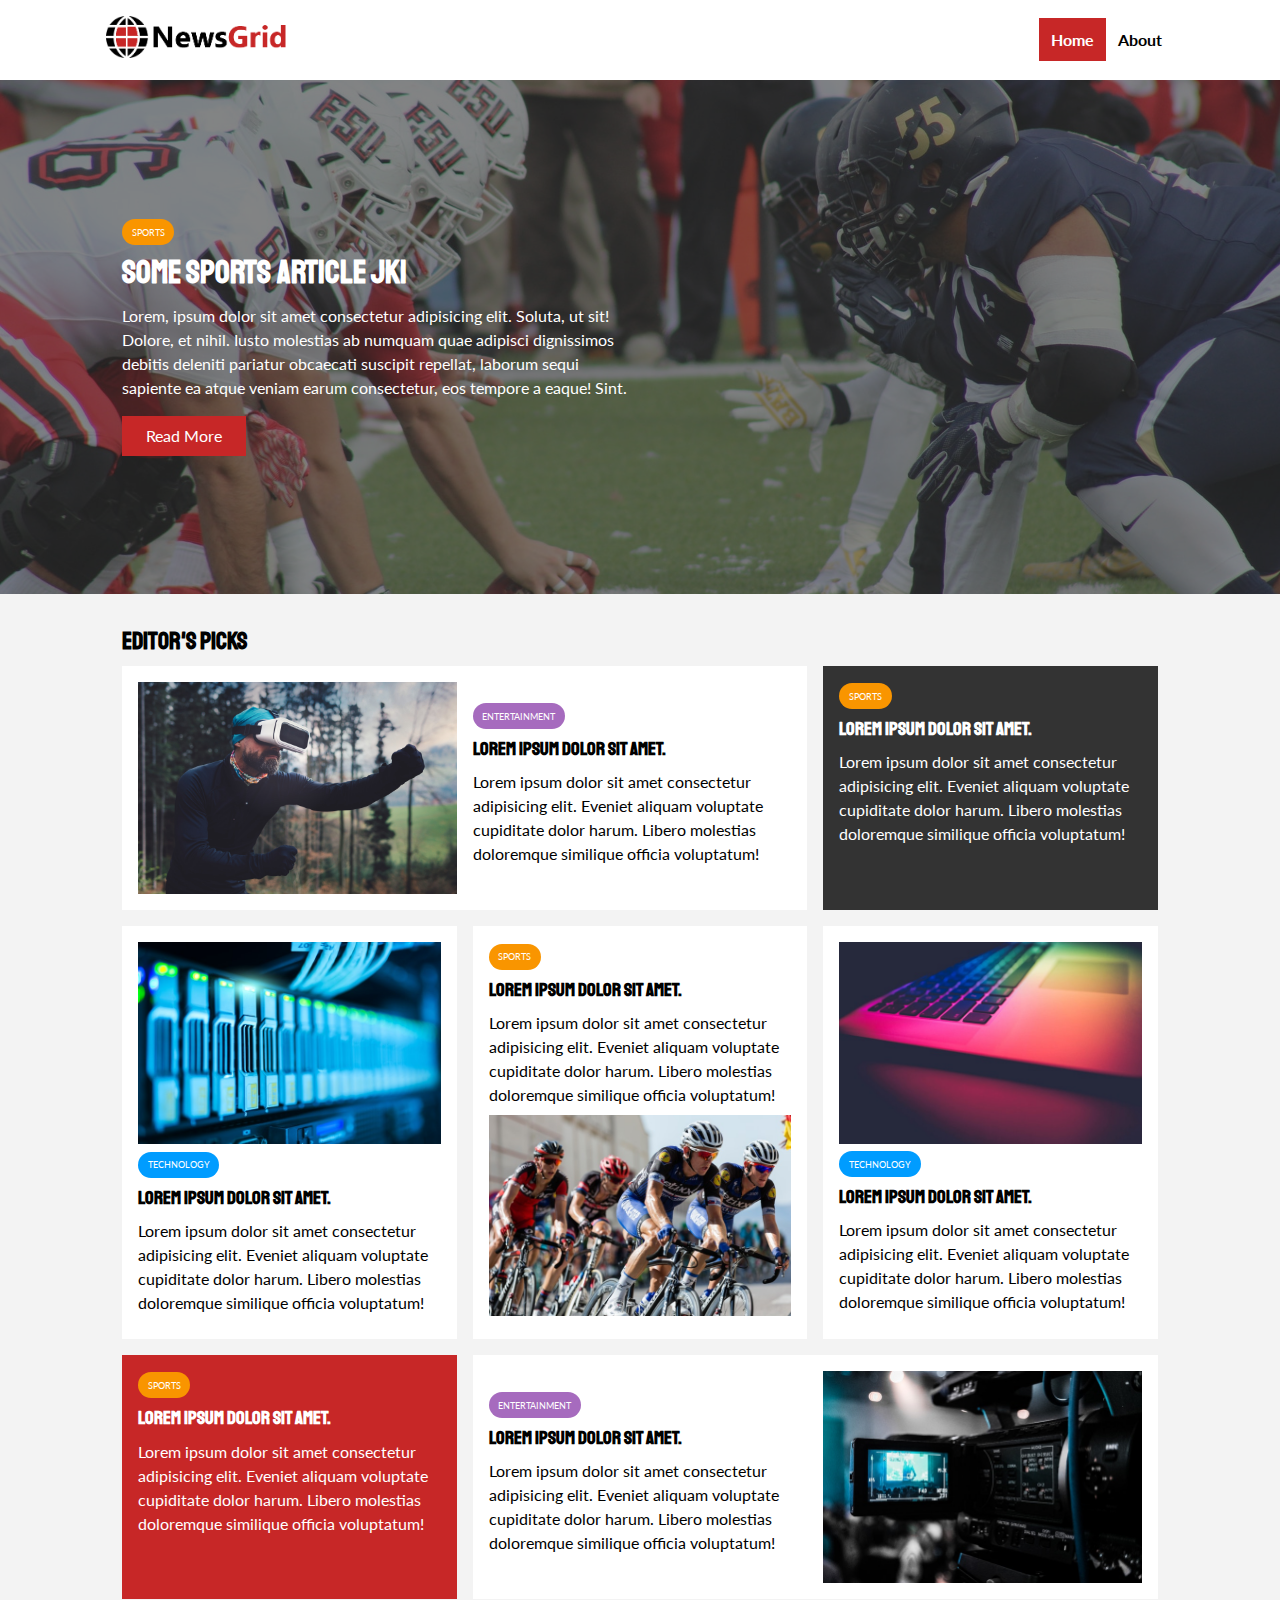
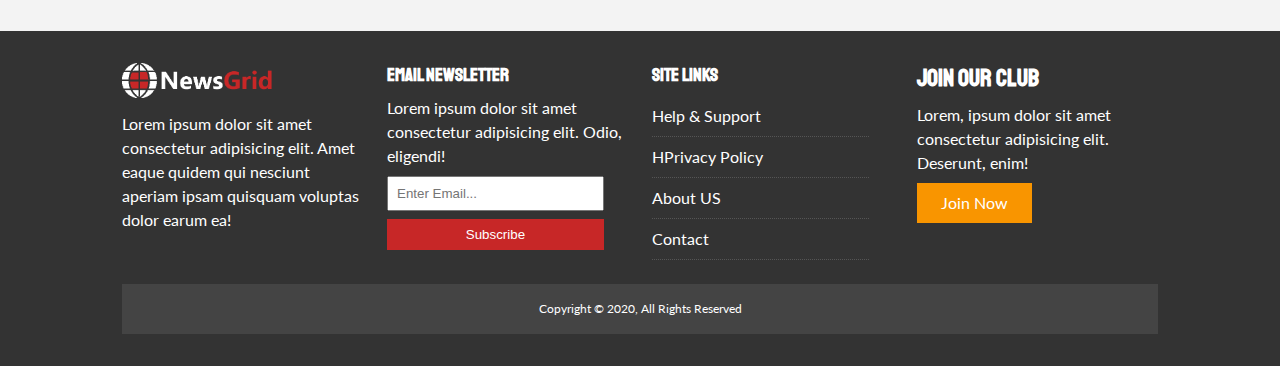
<file: index.html>
<!DOCTYPE html>
<html lang="en">

<head>
    <meta charset="UTF-8">
    <meta name="viewport" content="width=device-width, initial-scale=1.0">
    <link rel="stylesheet" href="https://use.fontawesome.com/releases/v5.6.1/css/all.css"
        integrity="sha384-gfdkjb5BdAXd+lj+gudLWI+BXq4IuLW5IT+brZEZsLFm++aCMlF1V92rMkPaX4PP" crossorigin="anonymous">
    <link href="https://fonts.googleapis.com/css2?family=Lato&family=Staatliches&display=swap" rel="stylesheet">
    <link rel="stylesheet" href="css/style.css">
    <link rel="stylesheet" media="screen and (max-width: 768px)" href="css/mobile.css">
    <link rel="shortcut icon" type="image/x-icon" href="favicon.ico">

    <title>NewsGrid | Latest News</title>
</head>

<body>
    <nav id="main-nav">
        <!-- main container class -->
        <!-- test -->
        <div class="container">
            <a href="index.html"><img src="image_resources/logo.png" alt="NewsGrid" class="logo"></a>
            <div class="social">
                <a href="http://facebook.com" target="_blank"><i class="fab fa-facebook fa-2x"></i></a>
                <a href="http://twitter.com" target="_blank"><i class="fab fa-twitter fa-2x"></i></a>
                <a href="http://instagram.com" target="_blank"><i class="fab fa-instagram fa-2x"></i></a>
                <a href="http://youtube.com" target="_blank"><i class="fab fa-youtube fa-2x"></i></a>
            </div>
            <ul>
                <li><a href="index.html" class="current">Home</a></li>
                <li><a href="about.html">About</a></li>
            </ul>
        </div>
    </nav>

    <!-- showcase -->
    <header id="showcase">
        <div class="container">
            <div class="showcase-container">
                <div class="showcase-content">
                    <div class="category category-sports">Sports</div>
                    <h1>Some Sports Article JKI</h1>
                    <p>Lorem, ipsum dolor sit amet consectetur adipisicing elit. Soluta, ut sit! Dolore, et nihil. Iusto
                        molestias ab numquam quae adipisci dignissimos debitis deleniti pariatur obcaecati suscipit
                        repellat, laborum sequi sapiente ea atque veniam earum consectetur, eos tempore a eaque! Sint.
                    </p>
                    <a href="article.html" class="btn btn-primary">Read More</a>
                </div>
            </div>
        </div>
    </header>

    <!-- home articles -->
    <section id="home-articles" class="py-2">
        <div class="container">
            <h2>Editor's Picks</h2>
            <div class="articles-container">
                <!-- grid container -->
                <article class="card">
                    <!-- 1 item in the grid -->
                    <img src="image_resources/articles/ent1.jpg" alt="">
                    <!-- the grid within the grid -->
                    <div>
                        <div class="category category-ent">Entertainment</div>
                        <h3>
                            <a href="article.html">Lorem ipsum dolor sit amet.</a>
                        </h3>
                        <p>Lorem ipsum dolor sit amet consectetur adipisicing elit. Eveniet aliquam voluptate cupiditate
                            dolor harum. Libero molestias doloremque similique officia voluptatum!</p>
                    </div>
                </article>
                <article class="card bg-dark">
                    <div class="category category-sports">Sports</div>
                    <h3>
                        <a href="article.html">Lorem ipsum dolor sit amet.</a>
                    </h3>
                    <p>Lorem ipsum dolor sit amet consectetur adipisicing elit. Eveniet aliquam voluptate cupiditate
                        dolor harum. Libero molestias doloremque similique officia voluptatum!</p>
                </article>
                <article class="card">
                    <img src="image_resources/articles/tech1.jpg" alt="">
                    <div class="category category-tech">Technology</div>
                    <h3>
                        <a href="article.html">Lorem ipsum dolor sit amet.</a>
                    </h3>
                    <p>Lorem ipsum dolor sit amet consectetur adipisicing elit. Eveniet aliquam voluptate cupiditate
                        dolor harum. Libero molestias doloremque similique officia voluptatum!</p>
                </article>
                <article class="card">
                    <div class="category category-sports">Sports</div>
                    <h3>
                        <a href="article.html">Lorem ipsum dolor sit amet.</a>
                    </h3>
                    <p>Lorem ipsum dolor sit amet consectetur adipisicing elit. Eveniet aliquam voluptate cupiditate
                        dolor harum. Libero molestias doloremque similique officia voluptatum!</p>
                    <img src="image_resources/articles/sports1.jpg" alt="">
                </article>
                <article class="card">
                    <img src="image_resources/articles/tech2.jpg" alt="">
                    <div class="category category-tech">Technology</div>
                    <h3>
                        <a href="article.html">Lorem ipsum dolor sit amet.</a>
                    </h3>
                    <p>Lorem ipsum dolor sit amet consectetur adipisicing elit. Eveniet aliquam voluptate cupiditate
                        dolor harum. Libero molestias doloremque similique officia voluptatum!</p>
                </article>
                <article class="card bg-primary">
                    <div class="category category-sports">Sports</div>
                    <h3>
                        <a href="article.html">Lorem ipsum dolor sit amet.</a>
                    </h3>
                    <p>Lorem ipsum dolor sit amet consectetur adipisicing elit. Eveniet aliquam voluptate cupiditate
                        dolor harum. Libero molestias doloremque similique officia voluptatum!</p>
                </article>
                <!-- grid container -->
                <article class="card">
                    <!-- the grid within the grid -->
                    <div>
                        <div class="category category-ent">Entertainment</div>
                        <h3>
                            <a href="article.html">Lorem ipsum dolor sit amet.</a>
                        </h3>
                        <p>Lorem ipsum dolor sit amet consectetur adipisicing elit. Eveniet aliquam voluptate cupiditate
                            dolor harum. Libero molestias doloremque similique officia voluptatum!</p>
                    </div>
                    <!-- 1 item in the grid -->
                    <img src="image_resources/articles/ent2.jpg" alt="">
                </article>
            </div>
        </div>
    </section>

    <!-- footer -->
    <footer id="main-footer" class="py-2">
        <div class="container footer-container">
            <div>
                <img src="image_resources/logo_light.png" alt="">
                <p>Lorem ipsum dolor sit amet consectetur adipisicing elit. Amet eaque quidem qui nesciunt aperiam ipsam
                    quisquam voluptas dolor earum ea!</p>
            </div>
            <div>
                <h3>Email Newsletter</h3>
                <p>Lorem ipsum dolor sit amet consectetur adipisicing elit. Odio, eligendi!</p>
                <form name="contact" method="POST" data-netlify="true">
                    <input type="email" name="email" placeholder="Enter Email...">
                    <input type="submit" value="Subscribe" class="btn btn-primary">
                </form>
            </div>
            <div>
                <h3>Site Links</h3>
                <ul class="list">
                    <li><a href="#">Help & Support</a></li>
                    <li><a href="#">HPrivacy Policy</a></li>
                    <li><a href="#">About US</a></li>
                    <li><a href="#">Contact</a></li>
                </ul>
            </div>
            <div>
                <h2>Join Our Club</h2>
                <p>Lorem, ipsum dolor sit amet consectetur adipisicing elit. Deserunt, enim!</p>
                <a href="#" class="btn btn-secondary">Join Now</a>
            </div>
            <div>
                <p>
                    Copyright &copy; 2020, All Rights Reserved
                </p>
            </div>
        </div>
    </footer>
</body>

</html>
</file>
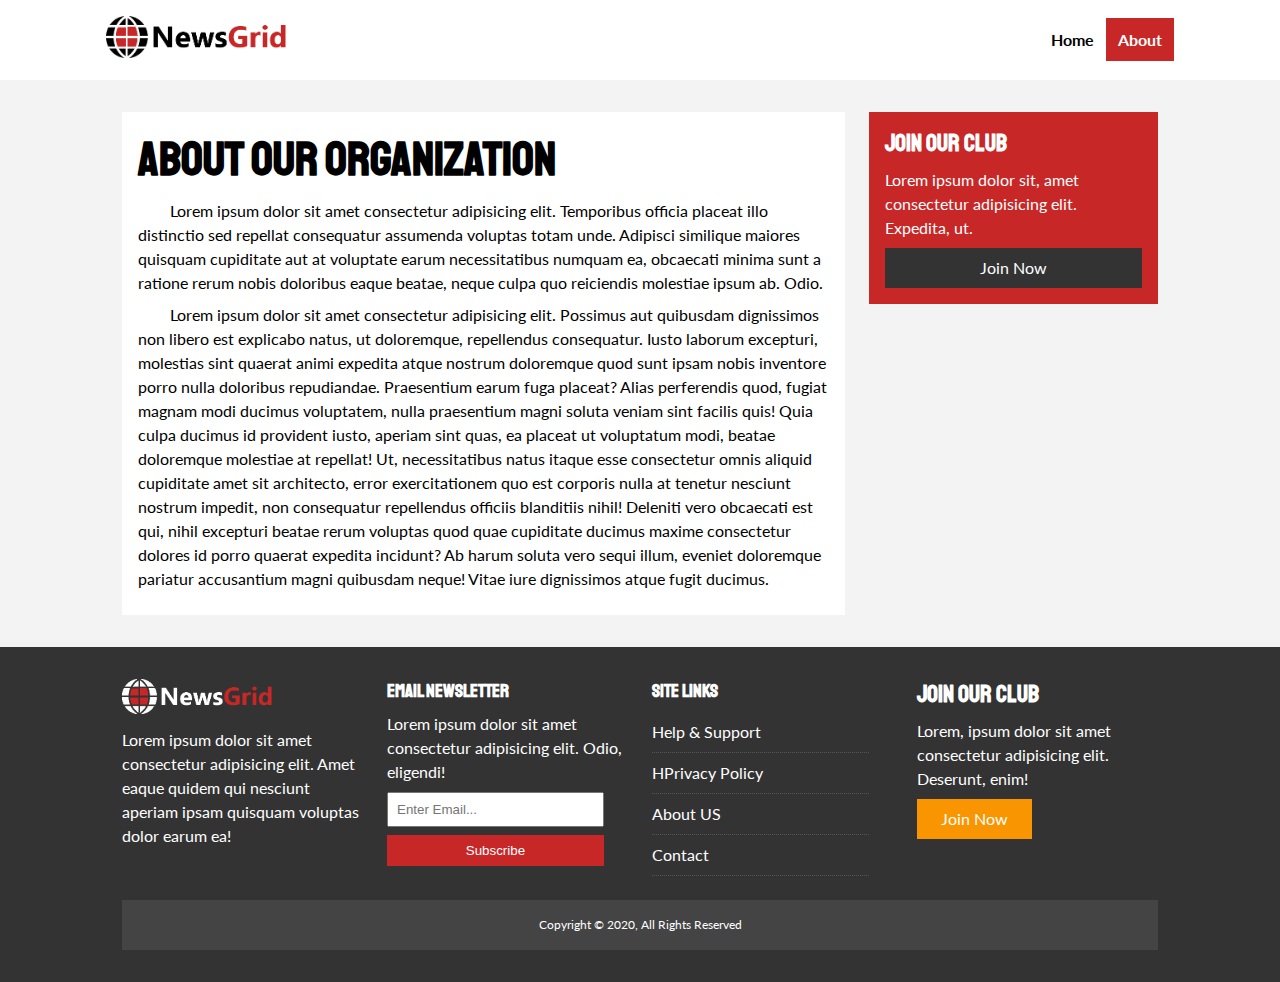
<file: about.html>
<!DOCTYPE html>
<html lang="en">

<head>
    <meta charset="UTF-8">
    <meta name="viewport" content="width=device-width, initial-scale=1.0">
    <link rel="stylesheet" href="https://use.fontawesome.com/releases/v5.6.1/css/all.css"
        integrity="sha384-gfdkjb5BdAXd+lj+gudLWI+BXq4IuLW5IT+brZEZsLFm++aCMlF1V92rMkPaX4PP" crossorigin="anonymous">
    <link href="https://fonts.googleapis.com/css2?family=Lato&family=Staatliches&display=swap" rel="stylesheet">
    <link rel="stylesheet" href="css/style.css">
    <link rel="stylesheet" media="screen and (max-width: 768px)" href="css/mobile.css">
    <link rel="shortcut icon" type="image/x-icon" href="favicon.ico">

    <title>NewsGrid | About</title>
</head>

<body>
    <nav id="main-nav">
        <!-- main container class -->
        <div class="container">
            <a href="index.html"><img src="image_resources/logo.png" alt="NewsGrid" class="logo"></a>
            <div class="social">
                <a href="http://facebook.com" target="_blank"><i class="fab fa-facebook fa-2x"></i></a>
                <a href="http://twitter.com" target="_blank"><i class="fab fa-twitter fa-2x"></i></a>
                <a href="http://instagram.com" target="_blank"><i class="fab fa-instagram fa-2x"></i></a>
                <a href="http://youtube.com" target="_blank"><i class="fab fa-youtube fa-2x"></i></a>
            </div>
            <ul>
                <li><a href="index.html">Home</a></li>
                <li><a href="about.html" class="current">About</a></li>
            </ul>
        </div>
    </nav>

    <section id="about">
        <div class="container">
            <div class="page-container">
                <article class="card">
                    <h1 class="l-heading">About Our Organization</h1>
                    <p> &nbsp;&nbsp;&nbsp;&nbsp;&nbsp;&nbsp;&nbsp;&nbsp;Lorem ipsum dolor sit amet consectetur
                        adipisicing elit. Temporibus
                        officia placeat illo
                        distinctio sed repellat consequatur assumenda voluptas totam unde. Adipisci similique maiores
                        quisquam cupiditate aut at voluptate earum necessitatibus numquam ea, obcaecati minima sunt a
                        ratione rerum nobis doloribus eaque beatae, neque culpa quo reiciendis molestiae ipsum ab. Odio.
                    </p>
                    <p> &nbsp;&nbsp;&nbsp;&nbsp;&nbsp;&nbsp;&nbsp;&nbsp;Lorem ipsum dolor sit amet consectetur
                        adipisicing elit. Possimus aut
                        quibusdam dignissimos non
                        libero est explicabo natus, ut doloremque, repellendus consequatur. Iusto laborum excepturi,
                        molestias sint quaerat animi expedita atque nostrum doloremque quod sunt ipsam nobis inventore
                        porro nulla doloribus repudiandae. Praesentium earum fuga placeat? Alias perferendis quod,
                        fugiat magnam modi ducimus voluptatem, nulla praesentium magni soluta veniam sint facilis quis!
                        Quia culpa ducimus id provident iusto, aperiam sint quas, ea placeat ut voluptatum modi, beatae
                        doloremque molestiae at repellat! Ut, necessitatibus natus itaque esse consectetur omnis aliquid
                        cupiditate amet sit architecto, error exercitationem quo est corporis nulla at tenetur nesciunt
                        nostrum impedit, non consequatur repellendus officiis blanditiis nihil! Deleniti vero obcaecati
                        est qui, nihil excepturi beatae rerum voluptas quod quae cupiditate ducimus maxime consectetur
                        dolores id porro quaerat expedita incidunt? Ab harum soluta vero sequi illum, eveniet doloremque
                        pariatur accusantium magni quibusdam neque! Vitae iure dignissimos atque fugit ducimus.</p>

                </article>
                <aside class="card bg-primary">
                    <h2>Join Our Club</h2>
                    <p>Lorem ipsum dolor sit, amet consectetur adipisicing elit. Expedita, ut.</p>
                    <a href="#" class="btn btn-dark btn-block">Join Now</a>

                </aside>
            </div>
        </div>
    </section>



    <!-- footer -->
    <footer id="main-footer" class="py-2">
        <div class="container footer-container">
            <div>
                <img src="image_resources/logo_light.png" alt="">
                <p>Lorem ipsum dolor sit amet consectetur adipisicing elit. Amet eaque quidem qui nesciunt aperiam ipsam
                    quisquam voluptas dolor earum ea!</p>
            </div>
            <div>
                <h3>Email Newsletter</h3>
                <p>Lorem ipsum dolor sit amet consectetur adipisicing elit. Odio, eligendi!</p>
                <form name="contact" method="POST" data-netlify="true">
                    <input type="email" name="email" placeholder="Enter Email...">
                    <input type="submit" value="Subscribe" class="btn btn-primary">
                </form>
            </div>
            <div>
                <h3>Site Links</h3>
                <ul class="list">
                    <li><a href="#">Help & Support</a></li>
                    <li><a href="#">HPrivacy Policy</a></li>
                    <li><a href="#">About US</a></li>
                    <li><a href="#">Contact</a></li>
                </ul>
            </div>
            <div>
                <h2>Join Our Club</h2>
                <p>Lorem, ipsum dolor sit amet consectetur adipisicing elit. Deserunt, enim!</p>
                <a href="#" class="btn btn-secondary">Join Now</a>
            </div>
            <div>
                <p>
                    Copyright &copy; 2020, All Rights Reserved
                </p>
            </div>
        </div>
    </footer>
</body>

</html>
</file>
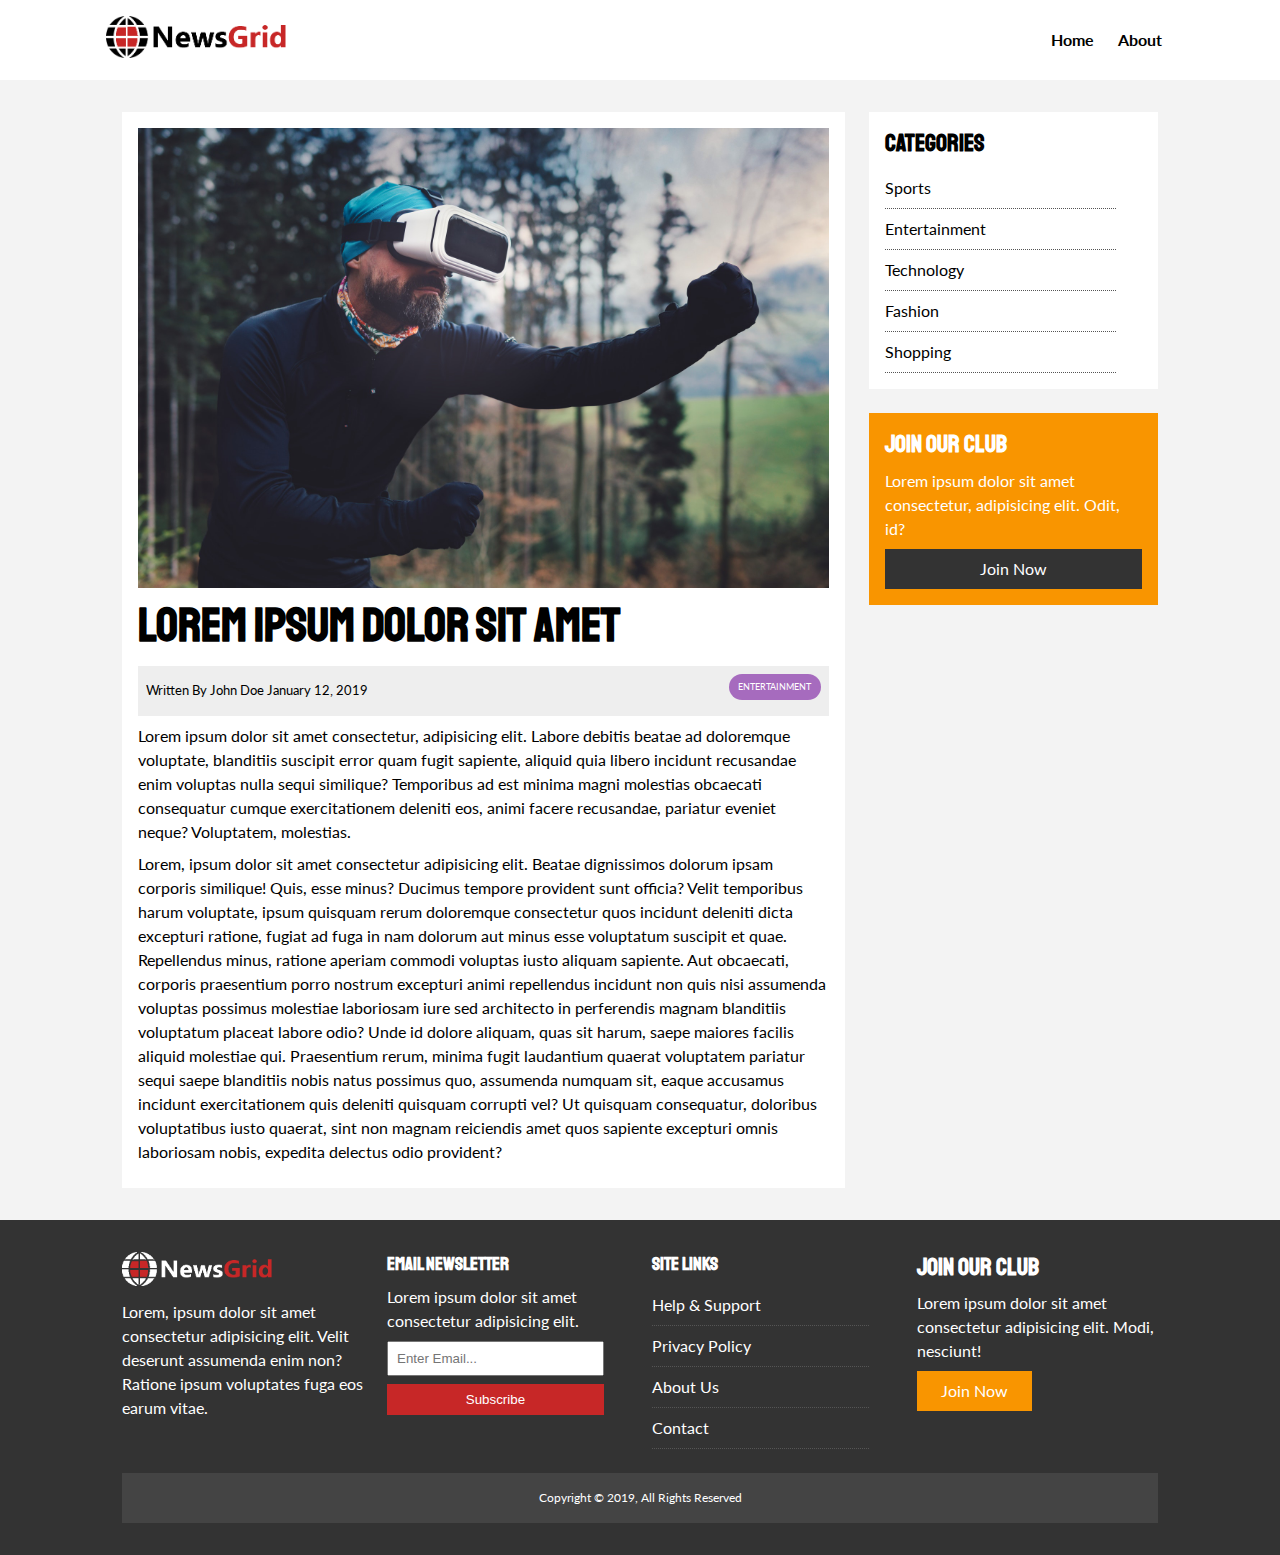
<file: article.html>
<!DOCTYPE html>
<html lang="en">

<head>
    <meta charset="UTF-8">
    <meta name="viewport" content="width=device-width, initial-scale=1.0">
    <meta http-equiv="X-UA-Compatible" content="ie=edge">
    <link rel="stylesheet" href="https://use.fontawesome.com/releases/v5.6.3/css/all.css"
        integrity="sha384-UHRtZLI+pbxtHCWp1t77Bi1L4ZtiqrqD80Kn4Z8NTSRyMA2Fd33n5dQ8lWUE00s/" crossorigin="anonymous">
    <link href="https://fonts.googleapis.com/css?family=Lato|Staatliches" rel="stylesheet">
    <link rel="stylesheet" href="css/style.css">
    <link rel="stylesheet" media="screen and (max-width: 768px)" href="css/mobile.css">
    <link rel="shortcut icon" type="image/x-icon" href="favicon.ico">
    <title>NewsGrid | Latest News</title>
</head>

<body>
    <nav id="main-nav">
        <div class="container">
            <a href="index.html"><img src="image_resources/logo.png" alt="NewsGrid" class="logo"></a>
            <div class="social">
                <a href="http://facebook.com" target="_blank"><i class="fab fa-facebook fa-2x"></i></a>
                <a href="http://twitter.com" target="_blank"><i class="fab fa-twitter fa-2x"></i></a>
                <a href="http://instagram.com" target="_blank"><i class="fab fa-instagram fa-2x"></i></a>
                <a href="http://youtube.com" target="_blank"><i class="fab fa-youtube fa-2x"></i></a>
            </div>
            <ul>
                <li><a href="index.html">Home</a></li>
                <li><a href="about.html">About</a></li>
            </ul>
        </div>
    </nav>

    <section id="article">
        <div class="container">
            <div class="page-container">
                <article class="card">
                    <img src="image_resources/articles/ent1.jpg" alt="">
                    <h1 class="l-heading">Lorem ipsum dolor sit amet</h1>
                    <div class="meta">
                        <small>
                            <i class="fas fa-user"></i> Written By John Doe January 12, 2019
                        </small>
                        <div class="category category-ent">Entertainment</div>
                    </div>
                    <p>Lorem ipsum dolor sit amet consectetur, adipisicing elit. Labore debitis beatae ad doloremque
                        voluptate,
                        blanditiis suscipit error quam fugit sapiente, aliquid quia libero incidunt recusandae enim
                        voluptas nulla
                        sequi similique? Temporibus ad est minima magni molestias obcaecati consequatur cumque
                        exercitationem
                        deleniti eos, animi facere recusandae, pariatur eveniet neque? Voluptatem, molestias.</p>
                    <p>Lorem, ipsum dolor sit amet consectetur adipisicing elit. Beatae dignissimos dolorum ipsam
                        corporis
                        similique! Quis, esse minus? Ducimus tempore provident sunt officia? Velit temporibus harum
                        voluptate, ipsum
                        quisquam rerum doloremque consectetur quos incidunt deleniti dicta excepturi ratione, fugiat ad
                        fuga in nam
                        dolorum aut minus esse voluptatum suscipit et quae. Repellendus minus, ratione aperiam commodi
                        voluptas
                        iusto aliquam sapiente. Aut obcaecati, corporis praesentium porro nostrum excepturi animi
                        repellendus
                        incidunt non quis nisi assumenda voluptas possimus molestiae laboriosam iure sed architecto in
                        perferendis
                        magnam blanditiis voluptatum placeat labore odio? Unde id dolore aliquam, quas sit harum, saepe
                        maiores
                        facilis aliquid molestiae qui. Praesentium rerum, minima fugit laudantium quaerat voluptatem
                        pariatur sequi
                        saepe blanditiis nobis natus possimus quo, assumenda numquam sit, eaque accusamus incidunt
                        exercitationem
                        quis deleniti quisquam corrupti vel? Ut quisquam consequatur, doloribus voluptatibus iusto
                        quaerat, sint non
                        magnam reiciendis amet quos sapiente excepturi omnis laboriosam nobis, expedita delectus odio
                        provident?</p>
                </article>

                <aside id="categories" class="card">
                    <h2>Categories</h2>
                    <ul class="list">
                        <li><a href="#"><i class="fas fa-chevron-right"></i> Sports</a></li>
                        <li><a href="#"><i class="fas fa-chevron-right"></i> Entertainment</a></li>
                        <li><a href="#"><i class="fas fa-chevron-right"></i> Technology</a></li>
                        <li><a href="#"><i class="fas fa-chevron-right"></i> Fashion</a></li>
                        <li><a href="#"><i class="fas fa-chevron-right"></i> Shopping</a></li>
                    </ul>
                </aside>

                <aside class="card bg-secondary">
                    <h2>Join Our Club</h2>
                    <p>Lorem ipsum dolor sit amet consectetur, adipisicing elit. Odit, id?</p>
                    <a href="#" class="btn btn-dark btn-block">Join Now</a>
                </aside>
            </div>
        </div>
    </section>

    <!-- Footer -->
    <footer id="main-footer" class="py-2">
        <div class="container footer-container">
            <div>
                <img src="image_resources/logo_light.png" alt="NewsGrid">
                <p>Lorem, ipsum dolor sit amet consectetur adipisicing elit. Velit deserunt assumenda enim non? Ratione
                    ipsum
                    voluptates fuga eos earum vitae.</p>
            </div>
            <div>
                <h3>Email Newsletter</h3>
                <p>Lorem ipsum dolor sit amet consectetur adipisicing elit.</p>
                <form name="contact" method="POST" data-netlify="true">
                    <input type="email" name="email" placeholder="Enter Email...">
                    <input type="submit" value="Subscribe" class="btn btn-primary">
                </form>
            </div>
            <div>
                <h3>Site Links</h3>
                <ul class="list">
                    <li><a href="#">Help & Support</a></li>
                    <li><a href="#">Privacy Policy</a></li>
                    <li><a href="#">About Us</a></li>
                    <li><a href="#">Contact</a></li>
                </ul>
            </div>
            <div>
                <h2>Join Our Club</h2>
                <p>Lorem ipsum dolor sit amet consectetur adipisicing elit. Modi, nesciunt!</p>
                <a href="#" class="btn btn-secondary">Join Now</a>
            </div>
            <div>
                <p>
                    Copyright &copy; 2019, All Rights Reserved
                </p>
            </div>
        </div>
    </footer>

</body>

</html>
</file>
<file: css/style.css>
:root{
    --primary-color: #c72727;
    --secondary-color: #f99500;
    --light-color:#f3f3f3;
    --dark-color: #333;
    --max-width: 1100px;
}

.category{
    --sports-color: #f99500;
    --ent-color: #a66bbe;
    --tech-color: #009cff;
}

* {
    margin: 0;
    padding: 0;
    box-sizing: border-box;

}

body{
    font-family: 'Lato', sans-serif;
    line-height: 1.5;
    background: var(--light-color);
}

a{
    color: black;
    text-decoration: none;
}

ul {
    list-style: none;
}

p{
    margin: .5rem 0;
}

img{
    width:100%;
}

h1, h2, h3, h4, h5, h6{
    font-family: 'Staatliches', cursive;
    margin-bottom: .55rem;
    line-height: 1.3;
}

/* utilities */
.container {
    max-width: var(--max-width);
    margin: auto;
    padding: 0 2rem;
    overflow: hidden;
}

.category{
    display: inline-block;
    color: white;
    font-size: 0.55rem;
    text-transform: uppercase;
    padding: 0.4rem 0.6rem;
    border-radius: 15px;
    margin-bottom: 0.5rem;
}

.category-sports {
    background: var(--sports-color);
}
.category-ent {
    background: var(--ent-color);
}
.category-tech {
    background: var(--tech-color);
}

.btn{
    display: inline-block;
    border: none;
    background: var(--dark-color);
    color: white;
    padding: 0.5rem 1.5rem;
}

.btn-light{
    background: var(--light-color);
}
.btn-primary{
    background: var(--primary-color);
}
.btn-secondary{
    background: var(--secondary-color);
}

.btn-block{
    display: block;
    width: 100%;
    text-align: center;
}

.btn:hover{
    opacity: 0.9;
}

.card{
    background: white;
    /* border: black 2px solid ; */
    padding: 1rem;
}

.bg-dark{
    background: var(--dark-color);
    color: white;
}
.bg-primary{
    background: var(--primary-color);
    color: white;
}
.bg-secondary{
    background: var(--secondary-color);
    color: white;
}

.bg-dark h1, .bg-dark h2, .bg-dark h3, .bg-dark a,
.bg-primary h1, .bg-primary h2, .bg-primary h3, .bg-primary a,
.bg-secondary h1, .bg-secondary h2, .bg-secondary h3, .bg-secondary a{
    color: white;
}

/* padding only up and down */
.py-1{
    padding: 1.5rem 0;
}
.py-2{
    padding: 2rem 0;
}
.py-3{
    padding: 3rem 0;
}
/* padding all the way around */
.p-1{
    padding: 1.5rem;
}
.p-2{
    padding: 2rem;
}
.p-3{
    padding: 3rem;
}

.list li{
    padding: 0.5rem 0;
    border-bottom: #555 dotted 1px;
    width: 90%;
}

.list li a:hover{
    color: var(--primary-color) !important;
}
/* inner page grid container */
.page-container{
    display: grid;
    grid-template-columns: 5fr 2fr;
    margin: 2rem 0;
    grid-gap: 1.5rem;
}

.page-container >*:first-child {
    grid-row: 1 / span 3;
}

.l-heading{
    font-size: 3rem;
}

/* navigation */
#main-nav{
    background: white;
    position: sticky;
    top: 0;
    z-index: 2;
}

#main-nav .container {
    display: grid;
    grid-template-columns: 6fr 3fr 2fr;
    padding: 1rem;
    align-items: center;
}

#main-nav .logo {
    width: 180px;
}

#main-nav ul {
    justify-self: end;
    display: flex;
}

#main-nav ul li a{
    padding: .75rem;
    font-weight: bold;
}

#main-nav ul li a.current{
    background: var(--primary-color);
    color: white;
}

#main-nav ul li a.current:hover{
    background: var(--light-color);
    color: var(--dark-color);
}

#main-nav .social{
    /* use justify-self for itself, justify-content if parent */
    justify-self: center;
}

#main-nav .social i{
    color: #777;
    margin-right: .5rem;
}

/* showcasex */
#showcase{
    color: white;
    background: #333;
    padding: 2rem;
    position: relative;
}

#showcase:before{
    content: '';
    background: url('../image_resources/featured.jpg') no-repeat center center/cover;
    position: absolute;
    top: 0;
    left: 0;
    width: 100%;
    height: 100%;
    opacity: 0.4;
}

#showcase .showcase-container{
    display: grid;
    /* even if there aren't two items it will place it correctly */
    grid-template-columns: repeat(2, 1fr);
    justify-content: center;
    align-items: center;
    height: 50vh;
}

#showcase .showcase-content{
    z-index: 1;
}

#showcase .showcase-content p{
    margin-bottom: 1rem;
}

/* home articles */
#home-articles .articles-container{
    display: grid;
    grid-template-columns: repeat(3, 1fr);
    grid-gap: 1rem;
}

/*  * means any element and > means direct child*/
/* image and text are two separate items now */
#home-articles .articles-container > *:first-child, #home-articles .articles-container > *:last-child{
    display: grid;
    grid-template-columns: repeat(2, 1fr);
    grid-gap: 1rem;
    align-items: center;
    /* start one span 2 */
    grid-column: 1 / span 2;
}

#home-articles .articles-container > *:last-child{
    /* start 2 span 1 */
    grid-column: 2 / span 2;
}

/* article author */
#article .meta{
    display: flex;
    justify-content: space-between;
    align-items: center;
    background-color: #eeeeee;
    padding: 0.5rem;
}

#article.meta .category{
    margin-top: 0.4rem;
}

/* footer */
#main-footer{
    background: var(--dark-color);
    color: white;

}

#main-footer img{
    width: 150px;
}

#main-footer a{
    color: white;
}

#main-footer .footer-container{
    display: grid;
    grid-template-columns: repeat(4, 1fr);
    grid-gap: 1.5rem;
}

#main-footer .footer-container >*:last-child{
    background: #444;
    grid-column: 1 / span 4;
    padding: .5rem;
    text-align: center;
    font-size: 0.75rem;
}

#main-footer .footer-container input[type ='email']{
    width: 90%;
    padding: 0.5rem;
    margin-bottom: 0.5rem;
}

#main-footer .footer-container input[type='submit']{
    width: 90%;
}
</file>
<file: css/mobile.css>
/* navigation */
#main-nav .social{
    display: none;
}

#main-nav .container{
    grid-template-columns: 1fr;
    grid-gap: 1.2rem;
}

#main-nav ul, #main-nav .logo{
    justify-self: center;
}

#main-nav ul li a{
    padding: .5rem;
}

#home-articles .articles-container {
    grid-template-columns: repeat(2, 1fr);
}

#home-articles .articles-container > *:first-child,#home-articles .articles-container > *:last-child{
    grid-template-columns: 1fr;
    grid-column: 1;
}

@media(max-width: 600px){
    /* stack grid items for 1 */
    #showcase .showcase-container,
     #home-articles .articles-container,
     #main-footer .footer-container{
        grid-template-columns: 1fr;
    }
    /* need to remove spanning object before reseting 
    grid-template-columns, otherwise it wont do it,
    itll just adapt to the amount spanning */
    #main-footer .footer-container >*:last-child{
        grid-column: 1;
    }

    #main-footer .footer-container > *{
        border-bottom: #444 dotted 1px;
        padding-bottom: 1rem;
    }

    #main-footer .footer-container >*:last-child,
    #main-footer .footer-container >*:nth-child(3),
    #main-footer .footer-container >*:nth-child(4){
        border: none;
    }

    .page-container{
        grid-template-columns: 1fr;
        text-align: left;
    }

    .page-container >*:first-child {
        grid-row: 1;
    }

    .l-heading{
        font-size: 2rem;
    }
}
</file>
